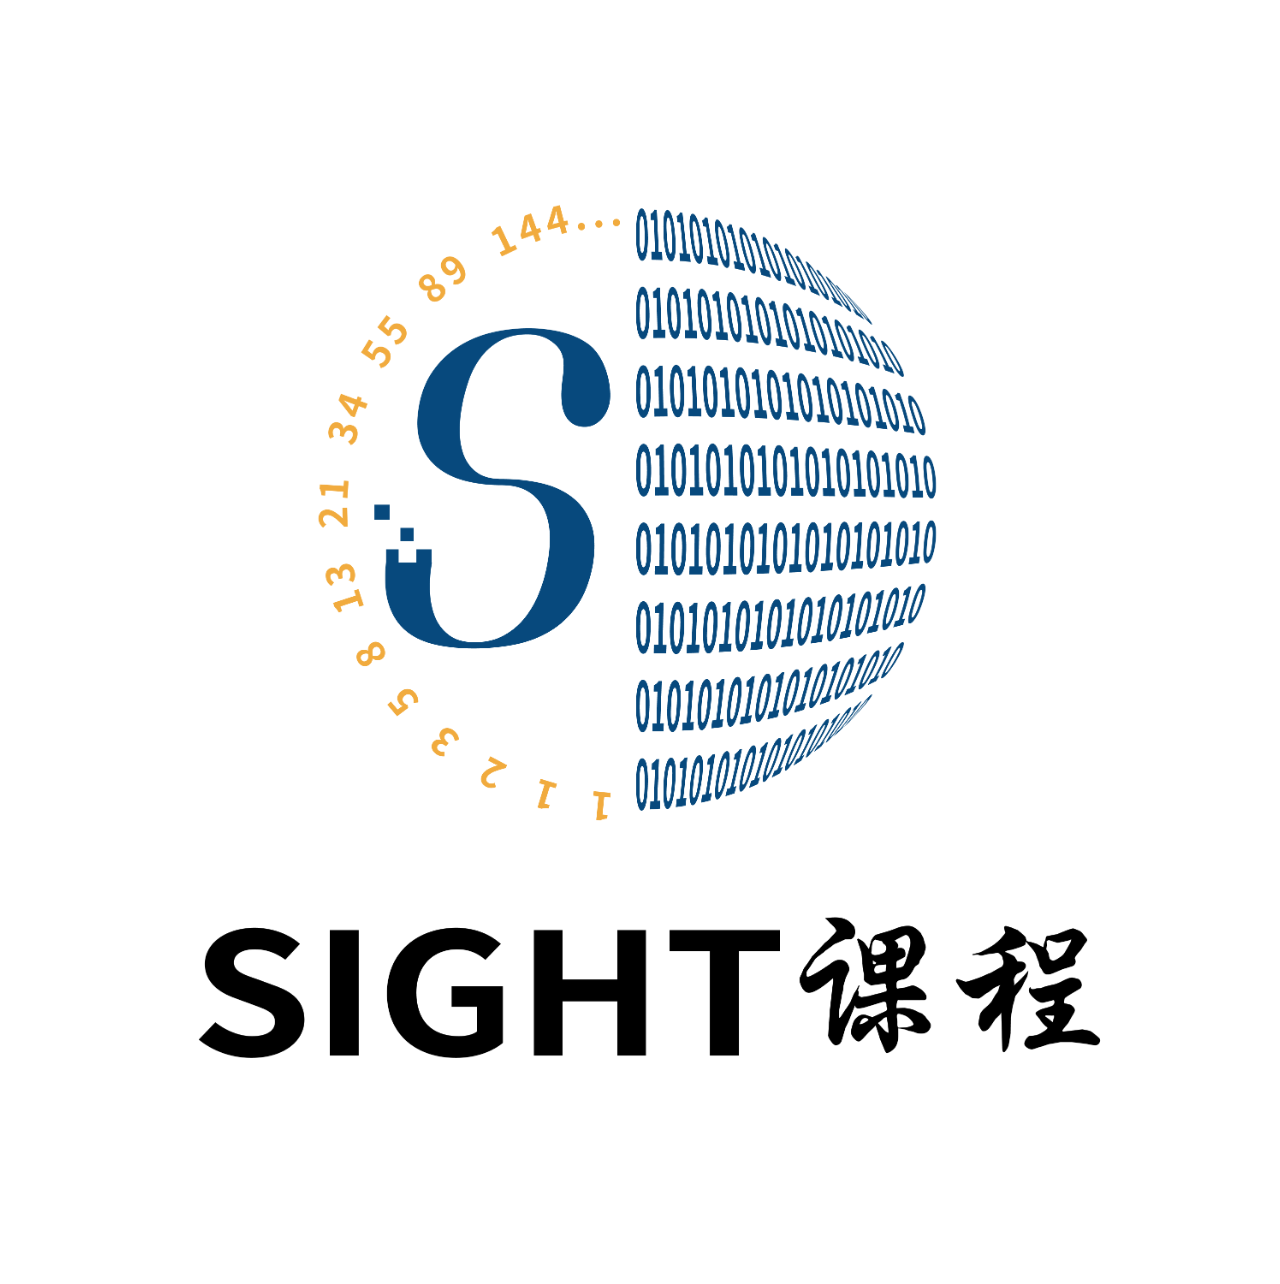
<file: student_demo/templates/test.html>
<!DOCTYPE html>
<html lang="en">
<head>
    <meta charset="UTF-8">
    <title>Title</title>
</head>
<body>
    <img src="../static/images/SIGHT-01.png" alt="">
    <style type="text/css">
        img{
            background-size: contain|cover;
            width: 100%;
            height: 100%;
        }
    </style>
</body>
</html>
</file>
